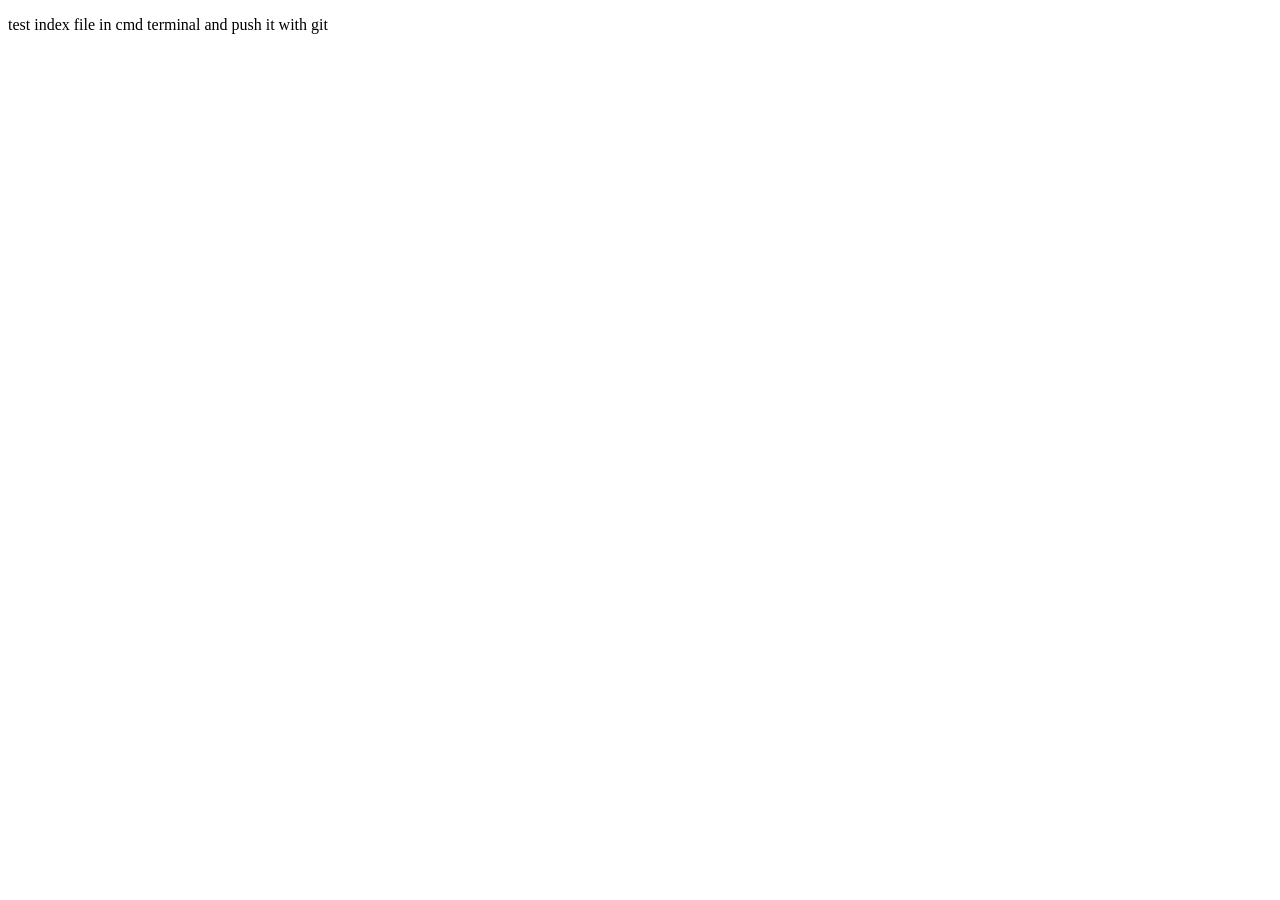
<file: session3/tutos/index.html>
<!DOCTYPE html>
<html lang="en">
<head>
    <meta charset="UTF-8">
    <meta name="viewport" content="width=device-width, initial-scale=1.0">
    <title>test index file </title>
</head>
<body>
    <p>test index file in cmd terminal and push it with git</p>

    
    
</body>
</html>
</file>
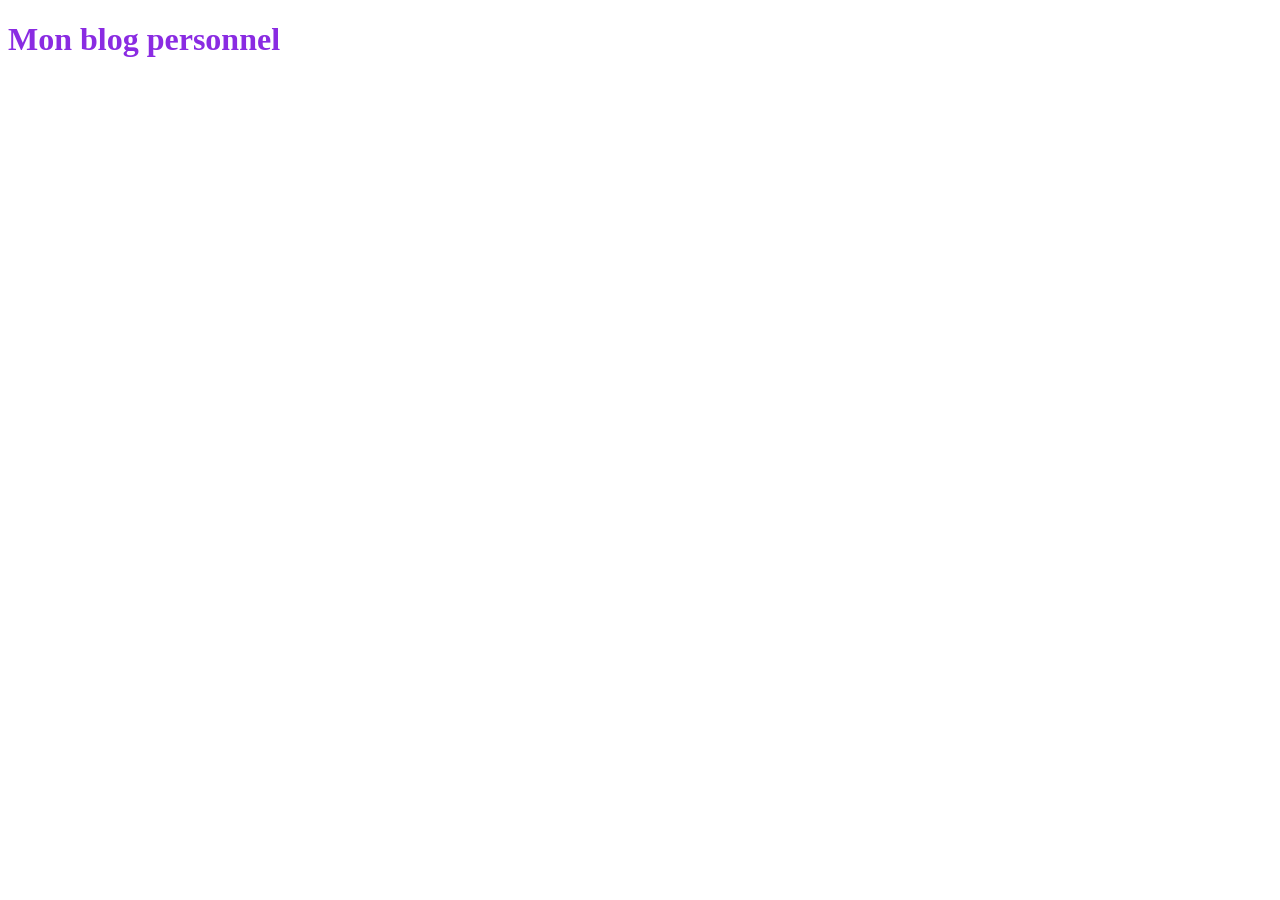
<file: session3/tutos/tutorial__36/index.html>
<!DOCTYPE html>
<html lang="en">
<head>
    <meta charset="UTF-8">
    <meta name="viewport" content="width=device-width, initial-scale=1.0">
    <title>Document</title>
    <link rel="stylesheet" href="style.css">
</head>
<body>
    <h1>Mon blog personnel</h1>
</body>
</html>
</file>
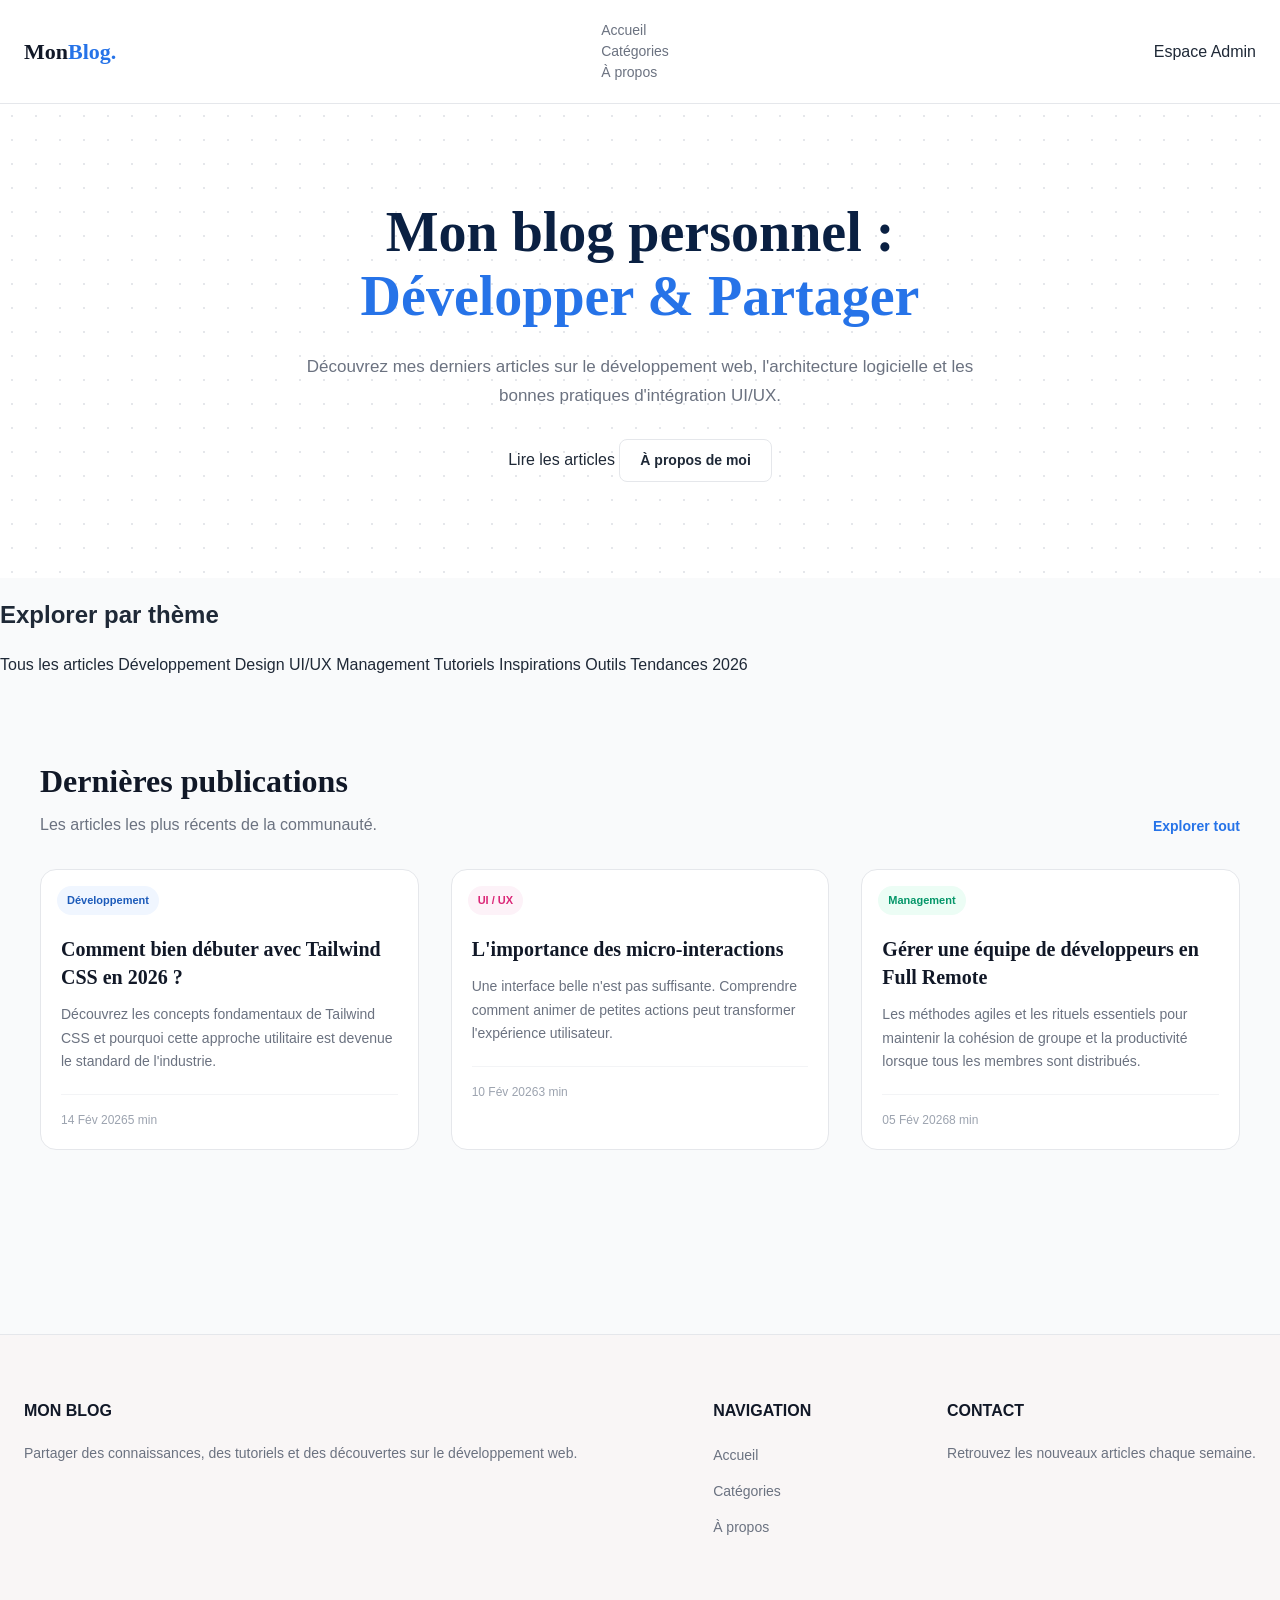
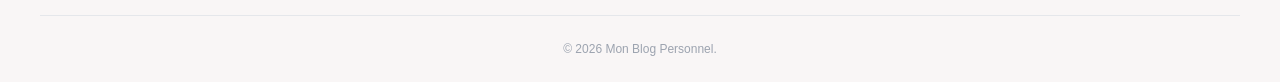
<file: session3/tutos/tutorial__28/projet-blog-flexbox/index.html>
<!DOCTYPE html>
<html lang="fr">
<head>
    <meta charset="UTF-8">
    <meta name="viewport" content="width=device-width, initial-scale=1.0">
    <title>Mon Blog Personnel - Accueil</title>
  
    <link rel="stylesheet" href="css/global.css">
    <link rel="stylesheet" href="css/layout.css">
    <link rel="stylesheet" href="css/component.css">
    <link rel="stylesheet" href="css/pages.css">
</head>
<body>
    <header class="en-tete-site">
        <nav class="barre-navigation">
            <a href="index.html" class="logo">
                <span class="logo-sombre">Mon</span><span class="logo-couleur">Blog.</span>
            </a>
            <ul class="liens-navigation">
                <li><a href="#">Accueil</a></li>
                <li><a href="#">Catégories</a></li>
                <li><a href="#">À propos</a></li>
            </ul>
            <a href="#" class="bouton-principal">Espace Admin</a>
        </nav>
    </header>
        <section class="banniere-accueil">
        <h1>Mon blog personnel :<br><span>Développer &amp; Partager</span></h1>
        <p>Découvrez mes derniers articles sur le développement web, l'architecture logicielle et les bonnes pratiques d'intégration UI/UX.</p>
        <div class="actions-banniere">
            <a href="#articles" class="bouton-principal">Lire les articles</a>
            <a href="#" class="bouton-secondaire">À propos de moi</a>
        </div>
    </section>
    <section class="filtre-categories">
        <h2>Explorer par thème</h2>
        <div class="liste-filtres">
            <a href="#" class="pilule-filtre actif">Tous les articles</a>
            <a href="#" class="pilule-filtre">Développement</a>
            <a href="#" class="pilule-filtre">Design UI/UX</a>
            <a href="#" class="pilule-filtre">Management</a>
            <a href="#" class="pilule-filtre">Tutoriels</a>
            <a href="#" class="pilule-filtre">Inspirations</a>
            <a href="#" class="pilule-filtre">Outils</a>
            <a href="#" class="pilule-filtre">Tendances 2026</a>
        </div>
    </section>

        <section id="articles" class="section-articles">
        <div class="conteneur-articles">
            <div class="entete-liste-articles">
                <div>
                    <h2>Dernières publications</h2>
                    <p>Les articles les plus récents de la communauté.</p>
                </div>
                <a href="#" class="lien-voir-tout">Explorer tout</a>
            </div>

            <div class="grille-articles">
                <div class="carte-article">
                    <span class="etiquette-categorie bleu">Développement</span>
                    <div class="carte-contenu">
                        <h3><a href="#">Comment bien débuter avec Tailwind CSS en 2026 ?</a></h3>
                        <p>Découvrez les concepts fondamentaux de Tailwind CSS et pourquoi cette approche utilitaire est devenue le standard de l'industrie.</p>
                        <div class="carte-meta"><span>14 Fév 2026</span><span>5 min</span></div>
                    </div>
                </div>

                <div class="carte-article">
                    <span class="etiquette-categorie rose">UI / UX</span>
                    <div class="carte-contenu">
                        <h3><a href="#">L'importance des micro-interactions</a></h3>
                        <p>Une interface belle n'est pas suffisante. Comprendre comment animer de petites actions peut transformer l'expérience utilisateur.</p>
                        <div class="carte-meta"><span>10 Fév 2026</span><span>3 min</span></div>
                    </div>
                </div>

                <div class="carte-article">
                    <span class="etiquette-categorie vert">Management</span>
                    <div class="carte-contenu">
                        <h3><a href="#">Gérer une équipe de développeurs en Full Remote</a></h3>
                        <p>Les méthodes agiles et les rituels essentiels pour maintenir la cohésion de groupe et la productivité lorsque tous les membres sont distribués.</p>
                        <div class="carte-meta"><span>05 Fév 2026</span><span>8 min</span></div>
                    </div>
                </div>
            </div>
        </div>
    </section>
        <footer class="pied-de-page">
        <div class="conteneur-pied-de-page">
            <div class="colonne-pied-de-page">
                <h2>Mon Blog</h2>
                <p>Partager des connaissances, des tutoriels et des découvertes sur le développement web.</p>
            </div>
            <div class="colonne-pied-de-page">
                <h2>Navigation</h2>
                <ul>
                    <li><a href="#">Accueil</a></li>
                    <li><a href="#">Catégories</a></li>
                    <li><a href="#">À propos</a></li>
                </ul>
            </div>
            <div class="colonne-pied-de-page">
                <h2>Contact</h2>
                <p>Retrouvez les nouveaux articles chaque semaine.</p>
            </div>
        </div>
        <div class="bas-pied-de-page">
            <p>&copy; 2026 Mon Blog Personnel.</p>
        </div>
    </footer>
</body>
</html>
</file>
<file: session3/tutos/tutorial__36/style.css>
h1{
    color: blueviolet;
}
</file>
<file: session3/tutos/tutorial__28/projet-blog-flexbox/css/global.css>
body { margin: 0; color: #1f2937; background: #f9fafb; font-family: Arial, sans-serif; line-height: 1.5; }
a { color: inherit; text-decoration: none; }
ul { list-style: none; padding: 0; margin: 0; }
</file>
<file: session3/tutos/tutorial__28/projet-blog-flexbox/css/layout.css>
.en-tete-site { padding: 20px 24px; background: white; border-bottom: 1px solid #e5e7eb; }

.logo { font-family: Georgia, serif; font-size: 22px; font-weight: 900; }

.logo-sombre { color: #111827; }

.logo-couleur { color: #2673e8; }

.liens-navigation a {display: flex;gap: 24px; color: #6b7280; font-size: 14px; font-weight: 500; }

.barre-navigation {display: flex;gap: 10%;  justify-content: space-between; align-items: center;}

.pied-de-page { margin-top: 80px; padding: 64px 24px 24px; background: rgb(249, 246, 246); border-top: 1px solid #e5e7eb;  }

.colonne-pied-de-page h2 { margin: 0 0 20px; color: #111827; font-size: 16px; text-transform: uppercase; }

.colonne-pied-de-page p, .colonne-pied-de-page a { color: #6b7280; font-size: 14px; }

.colonne-pied-de-page li { margin-bottom: 12px; }

.bas-pied-de-page { max-width: 1200px; margin: 64px auto 0; padding-top: 24px; text-align: center; border-top: 1px solid #e5e7eb; }

.bas-pied-de-page p { margin: 0; color: #9ca3af; font-size: 12px; }

.conteneur-pied-de-page{display: flex;flex-direction: row;justify-content: space-between; }
</file>
<file: session3/tutos/tutorial__28/projet-blog-flexbox/css/component.css>
.carte-article { overflow: hidden; flex: 1; background: white; border: 1px solid #e5e7eb; border-radius: 16px; margin-bottom: 24px; }
.carte-contenu { padding: 20px; }
.carte-contenu h3 { margin: 0; color: #111827; font-family: Georgia, serif; font-size: 20px; line-height: 1.4; }
.carte-contenu p { margin: 12px 0; color: #6b7280; font-size: 14px; line-height: 1.7; }
.carte-meta { margin-top: 20px; padding-top: 16px; color: #9ca3af; font-size: 12px; border-top: 1px solid #f3f4f6; }
.etiquette-categorie { display: inline-block; margin: 16px 16px 0; padding: 6px 10px; font-size: 11px; font-weight: 700; background: #f0f6ff; border-radius: 99px; }
.etiquette-categorie.bleu { color: #1c5bba; }
.etiquette-categorie.rose { color: #db2777; background: #fdf2f8; }
.etiquette-categorie.vert { color: #059669; background: #ecfdf5; }
.grille-articles { display: flex; gap: 32px; }
.bouton-secondaire { display: inline-block; padding: 10px 20px; color: #1f2937; background: white; border: 1px solid #e5e7eb; border-radius: 8px; font-size: 14px; font-weight: 600; text-align: center; }
</file>
<file: session3/tutos/tutorial__28/projet-blog-flexbox/css/pages.css>
.section-articles { padding: 80px 24px; }
.conteneur-articles { max-width: 1200px; margin: 0 auto; }
.entete-liste-articles { margin-bottom: 32px; display: flex; justify-content: space-between; align-items: flex-end; }
.entete-liste-articles h2 { margin: 0; color: #111827; font-family: Georgia, serif; font-size: 32px; }
.entete-liste-articles p { margin: 8px 0 0; color: #6b7280; }
.lien-voir-tout { color: #2673e8; font-size: 14px; font-weight: 600; }
.grille-articles { display: flex; gap: 32px; }



.banniere-accueil { padding: 96px 24px; text-align: center; background: #ffffff; background-image: radial-gradient(#e5e7eb 1px, transparent 1px); background-size: 24px 24px; }
.banniere-accueil h1 { max-width: 850px; margin: 0 auto; color: #0a2042; font-family: Georgia, serif; font-size: 56px; font-weight: 900; line-height: 1.15; }
.banniere-accueil h1 span { color: #2673e8; }
.banniere-accueil p { max-width: 680px; margin: 24px auto 0; color: #6b7280; font-size: 17px; line-height: 1.7; }
.actions-banniere { margin-top: 28px; }
</file>
